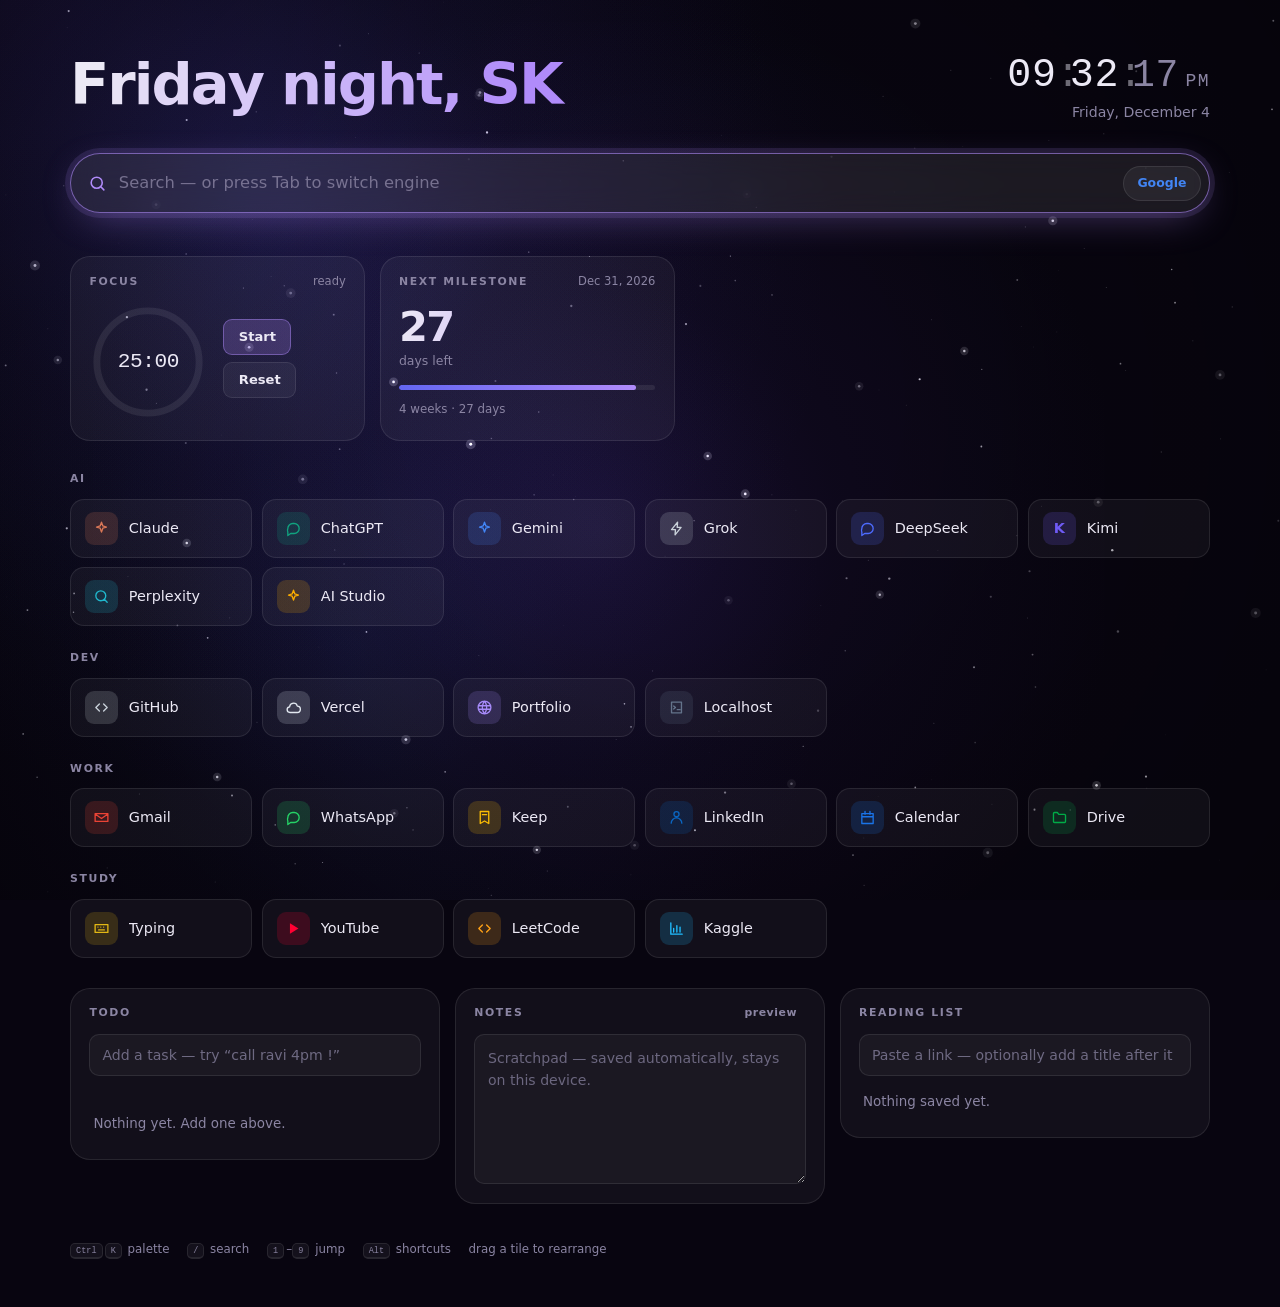
<file: index.html>
<!DOCTYPE html>
<html lang="en" data-page="web">
<head>
<meta charset="utf-8">
<meta name="viewport" content="width=device-width, initial-scale=1, viewport-fit=cover">
<title>SK</title>
<meta name="theme-color" content="#0b0714">
<meta name="description" content="Personal start page.">
<meta name="robots" content="noindex, nofollow">
<link rel="icon" href="assets/favicon.svg" type="image/svg+xml">
<link rel="apple-touch-icon" href="assets/icon-192.png">
<link rel="manifest" href="manifest.webmanifest">
<link rel="preload" href="config.js" as="script">
<link rel="preload" href="cosmos.js" as="script">
<link rel="preload" href="app.js" as="script">
<link rel="stylesheet" href="styles.css">
</head>
<body>

<canvas id="sky" class="sky" aria-hidden="true"></canvas>
<div class="cursor-glow" id="cursor-glow" aria-hidden="true"></div>

<main class="shell" id="shell">

  <!-- ── Hero ─────────────────────────────────────────────────────── -->
  <header class="hero reveal" data-delay="0">
    <div class="hero-main">
      <h1 class="greeting" id="greeting" aria-live="polite"></h1>
      <div class="streak" id="streak" hidden></div>
    </div>

    <div class="hero-side">
      <div class="clock" id="clock" aria-label="Current time"></div>
      <div class="datestr" id="datestr"></div>
      <button class="weather" id="weather" hidden type="button"
              aria-label="Weather details" aria-expanded="false">
        <span class="weather-icon" id="weather-icon"></span>
        <span class="weather-temp" id="weather-temp"></span>
        <span class="weather-label" id="weather-label"></span>
        <svg class="chev" viewBox="0 0 24 24" aria-hidden="true"><path d="M6 9l6 6 6-6"/></svg>
      </button>
    </div>
  </header>

  <!-- ── Weather detail drawer ────────────────────────────────────── -->
  <section class="wx-drawer" id="wx-drawer" hidden>
    <div class="wx-stats" id="wx-stats"></div>
    <div class="wx-chart" id="wx-chart"></div>
  </section>

  <!-- ── Search ───────────────────────────────────────────────────── -->
  <form class="search reveal" data-delay="1" id="search-form" autocomplete="off" role="search">
    <svg class="search-glyph" viewBox="0 0 24 24" aria-hidden="true">
      <circle cx="11" cy="11" r="7"></circle><path d="M20 20l-3.5-3.5"></path>
    </svg>
    <input class="search-input" id="search-input" type="text" spellcheck="false"
           autocapitalize="off" autocorrect="off" aria-label="Search the web"
           placeholder="Search — or press Tab to switch engine">
    <button class="engine-pill" id="engine-pill" type="button"
            aria-label="Change search engine"></button>
    <ul class="suggest-list" id="search-suggest" role="listbox" hidden></ul>
  </form>
  <p class="search-hint" id="search-hint"></p>

  <!-- ── Widget row ───────────────────────────────────────────────── -->
  <section class="widgets reveal" data-delay="2" id="widgets">

    <article class="card focus-card" id="focus-card">
      <div class="card-head"><h2>Focus</h2><span class="card-meta" id="focus-state">ready</span></div>
      <div class="focus-body">
        <div class="ring-wrap">
          <svg class="ring" viewBox="0 0 120 120" aria-hidden="true">
            <circle class="ring-bg"  cx="60" cy="60" r="52"/>
            <circle class="ring-fg"  cx="60" cy="60" r="52" id="ring-fg"/>
          </svg>
          <div class="ring-time" id="focus-time">25:00</div>
        </div>
        <div class="focus-actions">
          <button class="btn btn-primary" id="focus-toggle" type="button">Start</button>
          <button class="btn" id="focus-reset" type="button">Reset</button>
          <span class="focus-count" id="focus-count"></span>
        </div>
      </div>
    </article>

    <article class="card" id="countdown-card" hidden>
      <div class="card-head"><h2 id="countdown-label">Countdown</h2><span class="card-meta" id="countdown-date"></span></div>
      <div class="countdown-body">
        <div class="cd-num" id="cd-days">—</div>
        <div class="cd-unit">days left</div>
        <div class="cd-bar"><span id="cd-fill"></span></div>
        <div class="cd-sub" id="cd-sub"></div>
      </div>
    </article>

    <article class="card gh-card" id="gh-card" hidden>
      <div class="card-head">
        <h2>GitHub</h2>
        <span class="card-meta" id="gh-meta"></span>
      </div>
      <div class="gh-stats" id="gh-stats"></div>
      <div class="gh-grid" id="gh-grid" aria-label="Activity over the last 90 days"></div>
      <ul class="gh-recent" id="gh-recent"></ul>
    </article>

  </section>

  <!-- ── Link groups ──────────────────────────────────────────────── -->
  <section class="groups reveal" data-delay="3" id="groups"></section>

  <!-- ── Panels ───────────────────────────────────────────────────── -->
  <section class="panels reveal" data-delay="4" id="panels">

    <article class="card">
      <div class="card-head">
        <h2>Todo</h2>
        <span class="card-meta" id="todo-count"></span>
      </div>
      <form id="todo-form" autocomplete="off">
        <input class="field" id="todo-input" type="text"
               placeholder="Add a task — try “call ravi 4pm !”" aria-label="Add a task">
      </form>
      <p class="parse-hint" id="parse-hint"></p>
      <div class="todo-tools" id="todo-tools" hidden>
        <div class="todo-filters" role="group" aria-label="Filter tasks">
          <button type="button" class="todo-filter is-on" data-filter="all">All</button>
          <button type="button" class="todo-filter" data-filter="active">Active</button>
          <button type="button" class="todo-filter" data-filter="done">Done</button>
        </div>
        <button type="button" class="todo-clear" id="todo-clear" hidden>Clear done</button>
      </div>
      <ul class="todo-list" id="todo-list"></ul>
    </article>

    <article class="card">
      <div class="card-head">
        <h2>Notes</h2>
        <span class="card-head-right">
          <button class="notes-preview-btn" id="notes-preview-toggle" type="button">preview</button>
          <span class="card-meta" id="notes-status"></span>
        </span>
      </div>
      <textarea class="notes" id="notes"
                placeholder="Scratchpad — saved automatically, stays on this device."
                aria-label="Notes"></textarea>
      <div class="notes notes-preview" id="notes-preview" hidden></div>
    </article>

    <article class="card">
      <div class="card-head">
        <h2>Reading list</h2>
        <span class="card-meta" id="reading-count"></span>
      </div>
      <form id="reading-form" autocomplete="off">
        <input class="field" id="reading-input" type="text"
               placeholder="Paste a link — optionally add a title after it" aria-label="Save a link">
      </form>
      <ul class="todo-list" id="reading-list"></ul>
    </article>

    <article class="card feed-card" id="hn-card" hidden>
      <div class="card-head"><h2>Hacker News</h2><span class="card-meta">front page</span></div>
      <ul class="feed" id="hn-list"></ul>
    </article>

    <article class="card feed-card" id="devto-card" hidden>
      <div class="card-head"><h2>Dev.to</h2><span class="card-meta">front page</span></div>
      <ul class="feed" id="devto-list"></ul>
    </article>

    <article class="card" id="market-card" hidden>
      <div class="card-head"><h2>Markets</h2><span class="card-meta" id="market-meta"></span></div>
      <ul class="market" id="market-list"></ul>
    </article>

  </section>

  <footer class="foot reveal" data-delay="5">
    <span><kbd>Ctrl</kbd><kbd>K</kbd> palette</span>
    <span><kbd>/</kbd> search</span>
    <span><kbd>1</kbd>–<kbd>9</kbd> jump</span>
    <span><kbd>Alt</kbd> shortcuts</span>
    <span class="foot-drag">drag a tile to rearrange</span>
    <button class="foot-reset" id="reset-order" type="button" hidden>reset order</button>
  </footer>

</main>

<!-- ── Command palette ───────────────────────────────────────────── -->
<div class="palette-wrap" id="palette-wrap" hidden>
  <div class="palette-backdrop" id="palette-backdrop"></div>
  <div class="palette" role="dialog" aria-modal="true" aria-label="Command palette">
    <input class="palette-input" id="palette-input" type="text" spellcheck="false"
           autocomplete="off" placeholder="Jump to…" aria-label="Jump to">
    <ul class="palette-list" id="palette-list"></ul>
  </div>
</div>

<div class="toast" id="toast" hidden></div>

<script src="config.js"></script>
<script src="cosmos.js"></script>
<script src="live.js"></script>
<script src="app.js"></script>
</body>
</html>
</file>
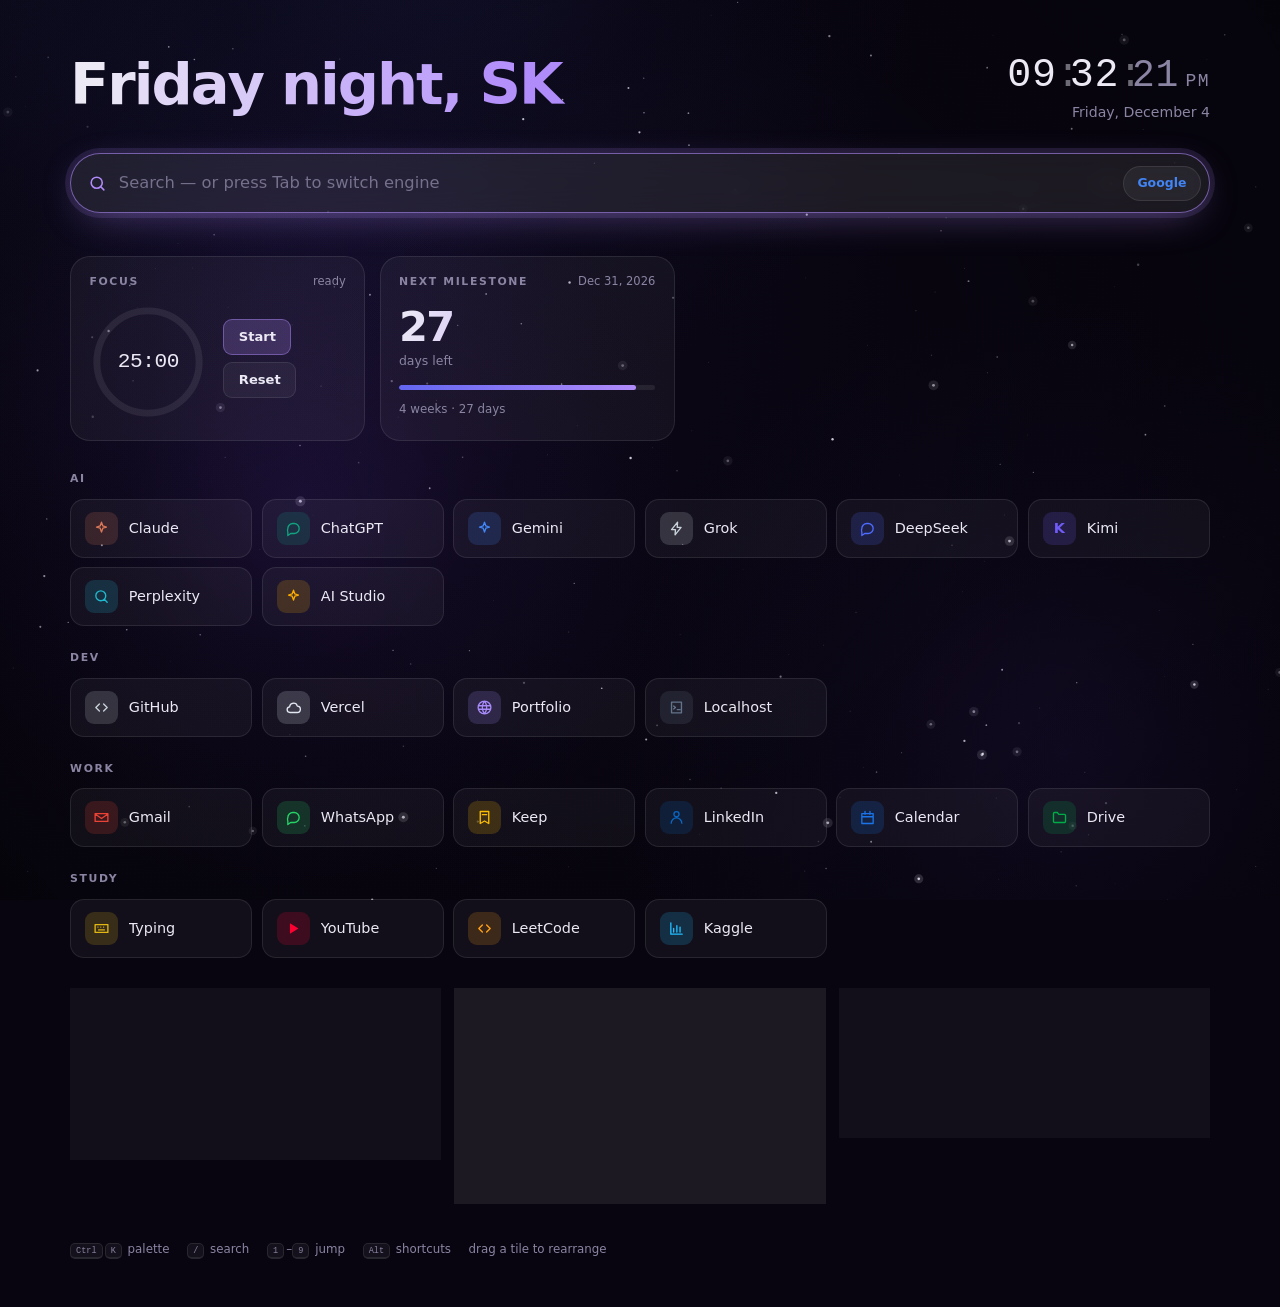
<file: extension/newtab.html>
<!DOCTYPE html>
<html lang="en" data-page="ext">
<head>
<meta charset="utf-8">
<meta name="viewport" content="width=device-width, initial-scale=1, viewport-fit=cover">
<title>SK</title>
<meta name="theme-color" content="#0b0714">
<meta name="description" content="Personal start page.">
<meta name="robots" content="noindex, nofollow">
<link rel="icon" href="assets/favicon.svg" type="image/svg+xml">
<link rel="preload" href="config.js" as="script">
<link rel="preload" href="cosmos.js" as="script">
<link rel="preload" href="app.js" as="script">
<link rel="stylesheet" href="styles.css">
</head>
<body>

<canvas id="sky" class="sky" aria-hidden="true"></canvas>
<div class="cursor-glow" id="cursor-glow" aria-hidden="true"></div>

<main class="shell" id="shell">

  <!-- ── Hero ─────────────────────────────────────────────────────── -->
  <header class="hero reveal" data-delay="0">
    <div class="hero-main">
      <h1 class="greeting" id="greeting" aria-live="polite"></h1>
      <div class="streak" id="streak" hidden></div>
    </div>

    <div class="hero-side">
      <div class="clock" id="clock" aria-label="Current time"></div>
      <div class="datestr" id="datestr"></div>
      <button class="weather" id="weather" hidden type="button"
              aria-label="Weather details" aria-expanded="false">
        <span class="weather-icon" id="weather-icon"></span>
        <span class="weather-temp" id="weather-temp"></span>
        <span class="weather-label" id="weather-label"></span>
        <svg class="chev" viewBox="0 0 24 24" aria-hidden="true"><path d="M6 9l6 6 6-6"/></svg>
      </button>
    </div>
  </header>

  <!-- ── Weather detail drawer ────────────────────────────────────── -->
  <section class="wx-drawer" id="wx-drawer" hidden>
    <div class="wx-stats" id="wx-stats"></div>
    <div class="wx-chart" id="wx-chart"></div>
  </section>

  <!-- ── Search ───────────────────────────────────────────────────── -->
  <form class="search reveal" data-delay="1" id="search-form" autocomplete="off" role="search">
    <svg class="search-glyph" viewBox="0 0 24 24" aria-hidden="true">
      <circle cx="11" cy="11" r="7"></circle><path d="M20 20l-3.5-3.5"></path>
    </svg>
    <input class="search-input" id="search-input" type="text" spellcheck="false"
           autocapitalize="off" autocorrect="off" aria-label="Search the web"
           placeholder="Search — or press Tab to switch engine">
    <button class="engine-pill" id="engine-pill" type="button"
            aria-label="Change search engine"></button>
    <ul class="suggest-list" id="search-suggest" role="listbox" hidden></ul>
  </form>
  <p class="search-hint" id="search-hint"></p>

  <!-- ── Widget row ───────────────────────────────────────────────── -->
  <section class="widgets reveal" data-delay="2" id="widgets">

    <article class="card focus-card" id="focus-card">
      <div class="card-head"><h2>Focus</h2><span class="card-meta" id="focus-state">ready</span></div>
      <div class="focus-body">
        <div class="ring-wrap">
          <svg class="ring" viewBox="0 0 120 120" aria-hidden="true">
            <circle class="ring-bg"  cx="60" cy="60" r="52"/>
            <circle class="ring-fg"  cx="60" cy="60" r="52" id="ring-fg"/>
          </svg>
          <div class="ring-time" id="focus-time">25:00</div>
        </div>
        <div class="focus-actions">
          <button class="btn btn-primary" id="focus-toggle" type="button">Start</button>
          <button class="btn" id="focus-reset" type="button">Reset</button>
          <span class="focus-count" id="focus-count"></span>
        </div>
      </div>
    </article>

    <article class="card" id="countdown-card" hidden>
      <div class="card-head"><h2 id="countdown-label">Countdown</h2><span class="card-meta" id="countdown-date"></span></div>
      <div class="countdown-body">
        <div class="cd-num" id="cd-days">—</div>
        <div class="cd-unit">days left</div>
        <div class="cd-bar"><span id="cd-fill"></span></div>
        <div class="cd-sub" id="cd-sub"></div>
      </div>
    </article>

    <article class="card gh-card" id="gh-card" hidden>
      <div class="card-head">
        <h2>GitHub</h2>
        <span class="card-meta" id="gh-meta"></span>
      </div>
      <div class="gh-stats" id="gh-stats"></div>
      <div class="gh-grid" id="gh-grid" aria-label="Activity over the last 90 days"></div>
      <ul class="gh-recent" id="gh-recent"></ul>
    </article>

  </section>

  <!-- ── Link groups ──────────────────────────────────────────────── -->
  <section class="groups reveal" data-delay="3" id="groups"></section>

  <!-- ── Panels ───────────────────────────────────────────────────── -->
  <section class="panels reveal" data-delay="4" id="panels">

    <article class="card">
      <div class="card-head">
        <h2>Todo</h2>
        <span class="card-meta" id="todo-count"></span>
      </div>
      <form id="todo-form" autocomplete="off">
        <input class="field" id="todo-input" type="text"
               placeholder="Add a task — try “call ravi 4pm !”" aria-label="Add a task">
      </form>
      <p class="parse-hint" id="parse-hint"></p>
      <div class="todo-tools" id="todo-tools" hidden>
        <div class="todo-filters" role="group" aria-label="Filter tasks">
          <button type="button" class="todo-filter is-on" data-filter="all">All</button>
          <button type="button" class="todo-filter" data-filter="active">Active</button>
          <button type="button" class="todo-filter" data-filter="done">Done</button>
        </div>
        <button type="button" class="todo-clear" id="todo-clear" hidden>Clear done</button>
      </div>
      <ul class="todo-list" id="todo-list"></ul>
    </article>

    <article class="card">
      <div class="card-head">
        <h2>Notes</h2>
        <span class="card-head-right">
          <button class="notes-preview-btn" id="notes-preview-toggle" type="button">preview</button>
          <span class="card-meta" id="notes-status"></span>
        </span>
      </div>
      <textarea class="notes" id="notes"
                placeholder="Scratchpad — saved automatically, stays on this device."
                aria-label="Notes"></textarea>
      <div class="notes notes-preview" id="notes-preview" hidden></div>
    </article>

    <article class="card">
      <div class="card-head">
        <h2>Reading list</h2>
        <span class="card-meta" id="reading-count"></span>
      </div>
      <form id="reading-form" autocomplete="off">
        <input class="field" id="reading-input" type="text"
               placeholder="Paste a link — optionally add a title after it" aria-label="Save a link">
      </form>
      <ul class="todo-list" id="reading-list"></ul>
    </article>

    <article class="card feed-card" id="hn-card" hidden>
      <div class="card-head"><h2>Hacker News</h2><span class="card-meta">front page</span></div>
      <ul class="feed" id="hn-list"></ul>
    </article>

    <article class="card feed-card" id="devto-card" hidden>
      <div class="card-head"><h2>Dev.to</h2><span class="card-meta">front page</span></div>
      <ul class="feed" id="devto-list"></ul>
    </article>

    <article class="card" id="market-card" hidden>
      <div class="card-head"><h2>Markets</h2><span class="card-meta" id="market-meta"></span></div>
      <ul class="market" id="market-list"></ul>
    </article>

  </section>

  <footer class="foot reveal" data-delay="5">
    <span><kbd>Ctrl</kbd><kbd>K</kbd> palette</span>
    <span><kbd>/</kbd> search</span>
    <span><kbd>1</kbd>–<kbd>9</kbd> jump</span>
    <span><kbd>Alt</kbd> shortcuts</span>
    <span class="foot-drag">drag a tile to rearrange</span>
    <button class="foot-reset" id="reset-order" type="button" hidden>reset order</button>
  </footer>

</main>

<!-- ── Command palette ───────────────────────────────────────────── -->
<div class="palette-wrap" id="palette-wrap" hidden>
  <div class="palette-backdrop" id="palette-backdrop"></div>
  <div class="palette" role="dialog" aria-modal="true" aria-label="Command palette">
    <input class="palette-input" id="palette-input" type="text" spellcheck="false"
           autocomplete="off" placeholder="Jump to…" aria-label="Jump to">
    <ul class="palette-list" id="palette-list"></ul>
  </div>
</div>

<div class="toast" id="toast" hidden></div>

<script src="config.js"></script>
<script src="cosmos.js"></script>
<script src="live.js"></script>
<script src="app.js"></script>
</body>
</html>
</file>
<file: styles.css>
/* ==========================================================================
   SK HOME — styles
   Colour tokens are rewritten at runtime by the cosmos palette, so the whole
   page drifts through the day along with the sky.
   ========================================================================== */

:root {
  --bg:      #0b0714;
  --accent:  #a78bfa;
  --accent2: #6366f1;
  --text:    #ece9f5;
  --muted:   #8b85a3;

  --surface:    rgba(255, 255, 255, 0.045);
  --surface-hi: rgba(255, 255, 255, 0.085);
  --border:     rgba(255, 255, 255, 0.09);
  --border-hi:  rgba(255, 255, 255, 0.2);

  --radius:    14px;
  --radius-lg: 20px;

  --font: "Inter", ui-sans-serif, system-ui, -apple-system, "Segoe UI",
          Roboto, "Helvetica Neue", Arial, sans-serif;
  --mono: ui-monospace, "SF Mono", "Cascadia Mono", "JetBrains Mono",
          Menlo, Consolas, monospace;

  --shell-max: 1180px;
  --ease-out:  cubic-bezier(.16, 1, .3, 1);
  --spring:    cubic-bezier(.34, 1.56, .64, 1);

  color-scheme: dark;
}

* { box-sizing: border-box; }

/* Class rules below set display:flex/grid, which would otherwise beat the
   UA's [hidden]{display:none}. */
[hidden] { display: none !important; }

html, body { margin: 0; min-height: 100%; }

body {
  background: var(--bg);
  color: var(--text);
  font-family: var(--font);
  font-size: 16px;
  line-height: 1.5;
  -webkit-font-smoothing: antialiased;
  overflow-x: hidden;
  transition: background 1.2s linear;
}

/* ── The sky ────────────────────────────────────────────────────────── */

.sky {
  position: fixed;
  inset: 0;
  width: 100%;
  height: 100%;
  display: block;
  z-index: 0;
}

.cursor-glow {
  position: fixed;
  top: 0; left: 0;
  width: 520px; height: 520px;
  margin: -260px 0 0 -260px;
  border-radius: 50%;
  pointer-events: none;
  z-index: 1;
  opacity: 0;
  background: radial-gradient(circle,
    color-mix(in srgb, var(--accent) 22%, transparent) 0%,
    transparent 62%);
  transition: opacity .5s var(--ease-out);
  will-change: transform;
}

body.pointer-active .cursor-glow { opacity: .55; }

/* ── Shell ──────────────────────────────────────────────────────────── */

.shell {
  position: relative;
  z-index: 2;
  max-width: var(--shell-max);
  margin: 0 auto;
  padding-block: clamp(2.2rem, 6vh, 4.5rem) 3rem;
  padding-inline: 20px;
  display: flex;
  flex-direction: column;
  gap: clamp(1.5rem, 3.4vh, 2.4rem);
}

/* ── Entrance choreography ──────────────────────────────────────────── */

.reveal {
  opacity: 0;
  transform: translateY(16px);
}

body.ready .reveal {
  animation: rise .78s var(--ease-out) forwards;
  animation-delay: calc(var(--d, 0) * 90ms);
}

@keyframes rise {
  from { opacity: 0; transform: translateY(16px); filter: blur(6px); }
  to   { opacity: 1; transform: none;             filter: none;      }
}

body.no-anim .reveal { opacity: 1; transform: none; animation: none; }

/* ── Hero ───────────────────────────────────────────────────────────── */

.hero {
  display: flex;
  align-items: flex-start;
  justify-content: space-between;
  gap: 1.5rem;
  flex-wrap: wrap;
}

.greeting {
  margin: 0;
  font-size: clamp(2rem, 5.4vw, 3.6rem);
  font-weight: 650;
  letter-spacing: -0.035em;
  line-height: 1.06;
}

/* Each letter animates in on its own beat. */
.greeting .ch {
  display: inline-block;
  white-space: pre;
  background: linear-gradient(104deg, var(--text) 0%, var(--accent) 100%);
  background-size: 1400% 100%;
  -webkit-background-clip: text;
  background-clip: text;
  color: transparent;
}

body.ready .greeting .ch {
  animation: chIn .62s var(--ease-out) backwards;
  animation-delay: calc(var(--i) * 26ms + 120ms);
}

@keyframes chIn {
  from { opacity: 0; transform: translateY(.42em) rotateX(-55deg); filter: blur(5px); }
  to   { opacity: 1; transform: none;                              filter: none;      }
}

body.no-anim .greeting .ch { animation: none; }

.streak {
  margin-top: .7rem;
  display: inline-flex;
  align-items: center;
  gap: .45rem;
  padding: .3rem .7rem;
  border: 1px solid color-mix(in srgb, var(--accent) 34%, transparent);
  background: color-mix(in srgb, var(--accent) 12%, transparent);
  border-radius: 999px;
  font-size: .78rem;
  color: var(--text);
}

.streak b { color: var(--accent); }

.hero-side { text-align: right; flex-shrink: 0; }

/* ── Clock ──────────────────────────────────────────────────────────── */

.clock {
  font-family: var(--mono);
  font-size: clamp(1.7rem, 3.6vw, 2.5rem);
  font-weight: 500;
  letter-spacing: -0.02em;
  line-height: 1.1;
  display: flex;
  justify-content: flex-end;
  align-items: baseline;
}

.clock .d {
  display: inline-block;
  width: .62em;
  text-align: center;
  position: relative;
  font-variant-numeric: tabular-nums;
}

/* a digit that just changed slides up into place */
.clock .d.flip { animation: flip .42s var(--ease-out); }

@keyframes flip {
  0%   { transform: translateY(.5em); opacity: 0; filter: blur(3px); }
  100% { transform: none;             opacity: 1; filter: none;      }
}

.clock .colon { opacity: .45; width: .32em; display: inline-block; text-align: center; }
.clock .sec   { color: var(--muted); font-size: .95em; }
.clock .ampm  { font-size: .45em; color: var(--muted); margin-left: .4em; letter-spacing: .08em; }

.datestr { margin-top: .22rem; color: var(--muted); font-size: .88rem; }

/* ── Weather pill + drawer ──────────────────────────────────────────── */

.weather {
  margin-top: .65rem;
  display: inline-flex;
  align-items: center;
  gap: .5rem;
  padding: .4rem .75rem;
  border: 1px solid var(--border);
  border-radius: 999px;
  background: var(--surface);
  color: var(--text);
  font: inherit;
  font-size: .85rem;
  cursor: pointer;
  transition: border-color .18s, background .18s, transform .18s var(--spring);
}

.weather:hover { border-color: var(--border-hi); background: var(--surface-hi); transform: translateY(-1px); }
.weather-icon svg { display: block; width: 18px; height: 18px; }
.weather-temp  { font-weight: 650; font-variant-numeric: tabular-nums; }
.weather-label { color: var(--muted); }

.chev {
  width: 14px; height: 14px;
  fill: none; stroke: var(--muted); stroke-width: 2.2;
  stroke-linecap: round; stroke-linejoin: round;
  transition: transform .25s var(--ease-out);
}
.weather[aria-expanded="true"] .chev { transform: rotate(180deg); }

.wx-drawer {
  display: grid;
  grid-template-columns: auto 1fr;
  gap: 1.4rem;
  align-items: center;
  padding: 1rem 1.2rem;
  border: 1px solid var(--border);
  border-radius: var(--radius-lg);
  background: var(--surface);
  backdrop-filter: blur(14px);
  -webkit-backdrop-filter: blur(14px);
  animation: drawer .38s var(--ease-out);
  margin-top: -.8rem;
}

@keyframes drawer {
  from { opacity: 0; transform: translateY(-10px) scaleY(.96); }
  to   { opacity: 1; transform: none; }
}

.wx-stats {
  display: grid;
  grid-template-columns: repeat(2, auto);
  gap: .35rem 1.3rem;
  font-size: .82rem;
  white-space: nowrap;
}
.wx-stats span { color: var(--muted); }
.wx-stats b { font-weight: 600; font-variant-numeric: tabular-nums; }

.wx-chart { min-width: 0; overflow: hidden; }
.wx-chart svg { display: block; width: 100%; height: 88px; overflow: visible; }

/* ── Search ─────────────────────────────────────────────────────────── */

.search {
  position: relative;
  /* Must sit above the widget row below it. The suggestions dropdown's own
     z-index can't do this on its own: backdrop-filter (below) makes .search
     a stacking context, so .suggest-list's z-index only ranks it *within*
     the search bar. Without an index here, .search paints in DOM order and
     every .card — each its own stacking context, also via backdrop-filter —
     lands on top of the open dropdown. Below .tile.dragging (30) so a
     lifted tile still clears the search bar. */
  z-index: 20;
  display: flex;
  align-items: center;
  gap: .75rem;
  padding: .2rem .5rem .2rem 1.05rem;
  background: var(--surface);
  border: 1px solid var(--border);
  border-radius: 999px;
  backdrop-filter: blur(14px);
  -webkit-backdrop-filter: blur(14px);
  transition: border-color .2s, background .2s, box-shadow .3s, transform .25s var(--spring);
}

.search:focus-within {
  border-color: color-mix(in srgb, var(--accent) 60%, transparent);
  background: var(--surface-hi);
  box-shadow: 0 0 0 5px color-mix(in srgb, var(--accent) 13%, transparent),
              0 10px 40px -12px color-mix(in srgb, var(--accent) 45%, transparent);
  transform: translateY(-2px);
}

.search-glyph {
  width: 19px; height: 19px; flex-shrink: 0;
  fill: none; stroke: var(--muted); stroke-width: 2; stroke-linecap: round;
  transition: stroke .2s;
}
.search:focus-within .search-glyph { stroke: var(--accent); }

.search-input {
  flex: 1; min-width: 0;
  background: none; border: 0; outline: none;
  color: var(--text); font: inherit; font-size: 1.02rem;
  padding: .85rem 0;
}
.search-input::placeholder { color: var(--muted); opacity: .8; }

.engine-pill {
  flex-shrink: 0;
  border: 1px solid var(--border);
  background: rgba(255,255,255,.055);
  color: var(--engine-color, var(--muted));
  font: inherit; font-size: .78rem; font-weight: 650;
  padding: .45rem .85rem;
  border-radius: 999px;
  cursor: pointer;
  transition: border-color .18s, background .18s, transform .3s var(--spring);
}
.engine-pill:hover  { border-color: var(--border-hi); background: rgba(255,255,255,.1); }
.engine-pill.bump   { animation: bump .36s var(--spring); }

@keyframes bump {
  0%   { transform: scale(1); }
  45%  { transform: scale(1.14) rotate(-2deg); }
  100% { transform: scale(1); }
}

.search-hint {
  margin: -1.3rem 0 -1rem;
  min-height: 1.15rem;
  padding-inline: 1.15rem;
  font-size: .78rem;
  color: var(--muted);
}
.search-hint b { color: var(--accent); font-weight: 600; }

/* ── Search suggestions ────────────────────────────────────────────────
   Same visual language as the command palette's .palette-item, but
   anchored under the search bar instead of a full-screen modal.        */

.suggest-list {
  position: absolute; top: 100%; left: 0; right: 0; z-index: 5;
  margin: .5rem 0 0;
  list-style: none; padding: .4rem;
  background: color-mix(in srgb, var(--bg) 82%, #ffffff);
  border: 1px solid var(--border-hi);
  border-radius: var(--radius-lg);
  box-shadow: 0 24px 60px rgba(0,0,0,.5),
              0 0 0 1px color-mix(in srgb, var(--accent) 12%, transparent);
  max-height: 320px; overflow-y: auto;
}

.suggest-item {
  display: flex; align-items: center; gap: .7rem;
  padding: .55rem .7rem;
  border-radius: 10px;
  cursor: pointer; font-size: .92rem;
}

.suggest-item[aria-selected="true"] {
  background: color-mix(in srgb, var(--accent) 20%, transparent);
  box-shadow: inset 0 0 0 1px color-mix(in srgb, var(--accent) 32%, transparent);
}

/* ── Cards ──────────────────────────────────────────────────────────── */

.card {
  border: 1px solid var(--border);
  border-radius: var(--radius-lg);
  background: var(--surface);
  backdrop-filter: blur(16px);
  -webkit-backdrop-filter: blur(16px);
  padding: 1rem 1.15rem 1.15rem;
  display: flex;
  flex-direction: column;
  min-width: 0;
  transition: border-color .22s, background .22s, transform .3s var(--ease-out);
}

.card:hover { border-color: var(--border-hi); }

.card-head {
  display: flex;
  align-items: baseline;
  justify-content: space-between;
  gap: .6rem;
  margin-bottom: .8rem;
}

.card-head h2 {
  margin: 0;
  font-size: .68rem;
  font-weight: 750;
  letter-spacing: .15em;
  text-transform: uppercase;
  color: var(--muted);
}

.card-meta {
  font-size: .72rem;
  color: var(--muted);
  font-variant-numeric: tabular-nums;
  white-space: nowrap;
}

.widgets {
  display: grid;
  grid-template-columns: minmax(0, .85fr) minmax(0, .85fr) minmax(0, 1.5fr);
  gap: .9rem;
  align-items: stretch;
}

/* ── Focus timer ────────────────────────────────────────────────────── */

.focus-body { display: flex; align-items: center; gap: 1rem; flex: 1; }

.ring-wrap { position: relative; width: 118px; height: 118px; flex-shrink: 0; }
.ring { width: 100%; height: 100%; transform: rotate(-90deg); }
.ring circle { fill: none; stroke-width: 7; stroke-linecap: round; }
.ring-bg { stroke: rgba(255,255,255,.08); }
.ring-fg {
  stroke: var(--accent);
  stroke-dasharray: 326.7;
  stroke-dashoffset: 326.7;
  transition: stroke-dashoffset .9s linear, stroke .4s;
  filter: drop-shadow(0 0 6px color-mix(in srgb, var(--accent) 60%, transparent));
}
.focus-card.break .ring-fg { stroke: #4ade80; }

.ring-time {
  position: absolute; inset: 0;
  display: grid; place-items: center;
  font-family: var(--mono);
  font-size: 1.32rem;
  font-variant-numeric: tabular-nums;
  letter-spacing: -.02em;
}

.focus-actions { display: flex; flex-wrap: wrap; gap: .45rem; align-items: center; }

.btn {
  border: 1px solid var(--border);
  background: rgba(255,255,255,.05);
  color: var(--text);
  font: inherit; font-size: .82rem; font-weight: 550;
  padding: .45rem .9rem;
  border-radius: 9px;
  cursor: pointer;
  transition: border-color .18s, background .18s, transform .25s var(--spring);
}
.btn:hover  { border-color: var(--border-hi); background: rgba(255,255,255,.1); }
.btn:active { transform: scale(.95); }

.btn-primary {
  background: color-mix(in srgb, var(--accent) 22%, transparent);
  border-color: color-mix(in srgb, var(--accent) 45%, transparent);
  color: var(--text);
}
.btn-primary:hover { background: color-mix(in srgb, var(--accent) 32%, transparent); }

.focus-count { font-size: .74rem; color: var(--muted); width: 100%; }

/* ── Countdown ──────────────────────────────────────────────────────── */

.countdown-body { display: flex; flex-direction: column; gap: .3rem; flex: 1; justify-content: center; }
.cd-num {
  font-size: 2.6rem; font-weight: 700; line-height: 1;
  font-variant-numeric: tabular-nums; letter-spacing: -.04em;
  background: linear-gradient(100deg, var(--text), var(--accent));
  -webkit-background-clip: text; background-clip: text; color: transparent;
}
.cd-unit { font-size: .78rem; color: var(--muted); }
.cd-bar {
  margin-top: .55rem; height: 5px; border-radius: 999px;
  background: rgba(255,255,255,.08); overflow: hidden;
}
.cd-bar span {
  display: block; height: 100%; width: 0;
  background: linear-gradient(90deg, var(--accent2), var(--accent));
  border-radius: 999px;
  transition: width 1.4s var(--ease-out);
}
.cd-sub { margin-top: .4rem; font-size: .74rem; color: var(--muted); }

/* ── GitHub card ────────────────────────────────────────────────────── */

.gh-stats { display: flex; gap: 1.2rem; margin-bottom: .75rem; flex-wrap: wrap; }
.gh-stat  { display: flex; flex-direction: column; }
.gh-stat b { font-size: 1.15rem; font-weight: 650; font-variant-numeric: tabular-nums; line-height: 1.1; }
.gh-stat span { font-size: .68rem; color: var(--muted); letter-spacing: .06em; text-transform: uppercase; }

/* 13 columns of one week each — GitHub-sized cells, not one big mosaic. */
.gh-grid {
  display: grid;
  grid-auto-flow: column;
  grid-template-rows: repeat(7, 11px);
  grid-auto-columns: 11px;
  justify-content: start;
  gap: 3px;
  margin-bottom: .85rem;
}

.gh-day {
  width: 11px;
  height: 11px;
  border-radius: 2.5px;
  background: rgba(255,255,255,.055);
  transition: transform .18s var(--spring);
}
.gh-day[data-lv="1"] { background: color-mix(in srgb, var(--accent) 28%, transparent); }
.gh-day[data-lv="2"] { background: color-mix(in srgb, var(--accent) 52%, transparent); }
.gh-day[data-lv="3"] { background: color-mix(in srgb, var(--accent) 76%, transparent); }
.gh-day[data-lv="4"] { background: var(--accent); box-shadow: 0 0 7px color-mix(in srgb, var(--accent) 60%, transparent); }
.gh-day:hover { transform: scale(1.5); }

body.ready .gh-day { animation: pop .4s var(--spring) backwards; animation-delay: calc(var(--i) * 4ms); }
@keyframes pop { from { opacity: 0; transform: scale(.3); } to { opacity: 1; transform: none; } }

.gh-recent { list-style: none; margin: 0; padding: 0; display: flex; flex-direction: column; gap: .18rem; }
.gh-recent li {
  font-size: .78rem; color: var(--muted);
  white-space: nowrap; overflow: hidden; text-overflow: ellipsis;
}
.gh-recent b { color: var(--text); font-weight: 550; }

/* ── Link tiles ─────────────────────────────────────────────────────── */

.groups { display: flex; flex-direction: column; gap: 1.5rem; }

.group-title {
  margin: 0 0 .7rem;
  font-size: .68rem; font-weight: 750; letter-spacing: .15em;
  text-transform: uppercase; color: var(--muted);
}

.tiles {
  display: grid;
  grid-template-columns: repeat(auto-fill, minmax(180px, 1fr));
  gap: .6rem;
}

.tile {
  position: relative;
  display: flex;
  align-items: center;
  gap: .7rem;
  padding: .75rem .85rem;
  border: 1px solid var(--border);
  border-radius: var(--radius);
  background: var(--surface);
  backdrop-filter: blur(12px);
  -webkit-backdrop-filter: blur(12px);
  color: var(--text);
  text-decoration: none;
  overflow: hidden;
  transform-style: preserve-3d;
  will-change: transform;
  transition: border-color .2s, background .2s,
              transform .45s var(--ease-out), box-shadow .3s;
}

/* light that follows the pointer across the tile */
.tile::before {
  content: "";
  position: absolute;
  inset: 0;
  background: radial-gradient(160px circle at var(--mx, 50%) var(--my, 50%),
              color-mix(in srgb, var(--tile) 26%, transparent), transparent 70%);
  opacity: 0;
  transition: opacity .3s;
  pointer-events: none;
}

.tile:hover::before, .tile:focus-visible::before { opacity: 1; }

.tile:hover, .tile:focus-visible {
  border-color: color-mix(in srgb, var(--tile) 55%, var(--border-hi));
  background: var(--surface-hi);
  box-shadow: 0 14px 34px -14px color-mix(in srgb, var(--tile) 55%, transparent);
  outline: none;
}

.tile:active { transition-duration: .08s; transform: scale(.975) !important; }

.tile-mark {
  position: relative;
  width: 33px; height: 33px;
  flex-shrink: 0;
  display: grid; place-items: center;
  border-radius: 9px;
  background: color-mix(in srgb, var(--tile) 18%, transparent);
  color: var(--tile);
  font-size: .9rem; font-weight: 750; letter-spacing: -.02em;
  transition: transform .4s var(--spring), box-shadow .3s;
}

.tile:hover .tile-mark {
  transform: translateZ(24px) scale(1.06);
  box-shadow: 0 0 18px color-mix(in srgb, var(--tile) 45%, transparent);
}

.tile-mark svg { width: 17px; height: 17px; display: block; }

.tile-name {
  position: relative;
  min-width: 0;
  font-size: .9rem; font-weight: 500;
  white-space: nowrap; overflow: hidden; text-overflow: ellipsis;
  transition: transform .4s var(--spring);
}
.tile:hover .tile-name { transform: translateZ(14px); }

.tile-key {
  position: absolute;
  right: .6rem; top: 50%;
  transform: translateY(-50%);
  font-family: var(--mono); font-size: .65rem; color: var(--muted);
  border: 1px solid var(--border); border-radius: 5px;
  padding: .06rem .32rem;
  opacity: 0;
  transition: opacity .2s;
}
.tile:hover .tile-key, body.keys-visible .tile-key { opacity: .9; }

/* keyboard-jump flash */
.tile.fired { animation: fired .4s var(--ease-out); }
@keyframes fired {
  0%   { box-shadow: 0 0 0 0 color-mix(in srgb, var(--tile) 70%, transparent); }
  100% { box-shadow: 0 0 0 22px color-mix(in srgb, var(--tile) 0%, transparent); }
}

/* drag states */
.tile.dragging {
  opacity: .92;
  z-index: 30;
  cursor: grabbing;
  box-shadow: 0 26px 60px -18px rgba(0,0,0,.8);
  transition: none;
}
body.dragging * { cursor: grabbing !important; user-select: none; }
.tile.shifting { transition: transform .32s var(--ease-out); }

/* ── Panels grid ────────────────────────────────────────────────────── */

.panels {
  display: grid;
  grid-template-columns: repeat(auto-fit, minmax(270px, 1fr));
  gap: .9rem;
  align-items: start;
}

.field {
  width: 100%;
  background: rgba(255,255,255,.04);
  border: 1px solid var(--border);
  border-radius: 10px;
  color: var(--text);
  font: inherit; font-size: .88rem;
  padding: .58rem .75rem;
  outline: none;
  transition: border-color .18s, background .18s;
}
.field:focus { border-color: color-mix(in srgb, var(--accent) 55%, transparent); background: rgba(255,255,255,.06); }
.field::placeholder { color: var(--muted); opacity: .75; }

.parse-hint {
  margin: .35rem 0 0;
  min-height: 1rem;
  font-size: .72rem;
  color: var(--accent);
}

.notes {
  flex: 1;
  width: 100%;
  min-height: 150px;
  resize: vertical;
  background: rgba(255,255,255,.04);
  border: 1px solid var(--border);
  border-radius: 10px;
  color: var(--text);
  font: inherit; font-size: .88rem; line-height: 1.6;
  padding: .7rem .8rem;
  outline: none;
  transition: border-color .18s;
}
.notes:focus { border-color: color-mix(in srgb, var(--accent) 55%, transparent); }
.notes::placeholder { color: var(--muted); opacity: .72; }

.card-head-right { display: flex; align-items: baseline; gap: .55rem; }

.notes-preview-btn {
  background: none; border: 0; cursor: pointer;
  font: inherit; font-size: .68rem; font-weight: 650; letter-spacing: .05em;
  color: var(--muted);
  padding: 0;
  transition: color .18s;
}
.notes-preview-btn:hover, .notes-preview-btn.on { color: var(--accent); }

.notes-preview {
  display: block;
  overflow-y: auto;
  font-size: .88rem; line-height: 1.6;
  white-space: normal;
}
.notes-preview code {
  background: rgba(255,255,255,.08);
  border-radius: 4px;
  padding: .05em .35em;
  font-size: .92em;
}
.notes-preview label { cursor: default; }

/* ── Todo ───────────────────────────────────────────────────────────── */

.todo-list {
  list-style: none; margin: .6rem 0 0; padding: 0;
  max-height: 210px; overflow-y: auto;
  display: flex; flex-direction: column; gap: .1rem;
}

.todo-item {
  display: flex; align-items: center; gap: .55rem;
  padding: .32rem .3rem;
  border-radius: 8px;
  font-size: .88rem;
  animation: slideIn .35s var(--ease-out);
}
@keyframes slideIn { from { opacity: 0; transform: translateX(-10px); } to { opacity: 1; transform: none; } }

.todo-item:hover { background: rgba(255,255,255,.045); }
.todo-item.removing { animation: slideOut .25s var(--ease-out) forwards; }
@keyframes slideOut { to { opacity: 0; transform: translateX(14px); height: 0; padding: 0; margin: 0; } }

.todo-box {
  width: 16px; height: 16px; flex-shrink: 0;
  border: 1.5px solid var(--muted); border-radius: 5px;
  cursor: pointer; display: grid; place-items: center;
  background: none; padding: 0;
  transition: border-color .18s, background .18s, transform .3s var(--spring);
}
.todo-box:hover { border-color: var(--accent); transform: scale(1.12); }
.todo-box svg {
  width: 9px; height: 9px; opacity: 0;
  stroke: var(--bg); stroke-width: 3.6; fill: none;
  stroke-linecap: round; stroke-linejoin: round;
  stroke-dasharray: 14; stroke-dashoffset: 14;
}
.todo-item.done .todo-box { background: var(--accent); border-color: var(--accent); }
.todo-item.done .todo-box svg { opacity: 1; animation: check .3s var(--ease-out) forwards; }
@keyframes check { to { stroke-dashoffset: 0; } }

.todo-item.done .todo-text { color: var(--muted); text-decoration: line-through; }
.todo-text { flex: 1; word-break: break-word; }
/* The reading-list card reuses .todo-text on an <a> — reset link defaults. */
a.todo-text { color: inherit; text-decoration: none; }
a.todo-text:hover { text-decoration: underline; }

.todo-when {
  font-size: .7rem; color: var(--accent);
  border: 1px solid color-mix(in srgb, var(--accent) 30%, transparent);
  background: color-mix(in srgb, var(--accent) 10%, transparent);
  border-radius: 5px; padding: .04rem .32rem; white-space: nowrap;
}
.todo-item.bang .todo-text { color: #fca5a5; }

.todo-del {
  background: none; border: 0; cursor: pointer;
  color: var(--muted); font-size: 1.15rem; line-height: 1;
  padding: 0 .2rem; opacity: 0;
  transition: opacity .18s, color .18s, transform .25s var(--spring);
}
.todo-item:hover .todo-del { opacity: .7; }
.todo-del:hover { color: #f87171; opacity: 1; transform: scale(1.2); }

.todo-empty { color: var(--muted); font-size: .84rem; padding: .4rem .25rem; }

/* ── Todo filters ───────────────────────────────────────────────────── */

.todo-tools {
  display: flex;
  align-items: center;
  justify-content: space-between;
  gap: .5rem;
  margin: .1rem 0 .35rem;
}

.todo-filters { display: flex; gap: .15rem; }

.todo-filter,
.todo-clear {
  background: none;
  border: 0;
  cursor: pointer;
  font: inherit;
  font-size: .72rem;
  color: var(--muted);
  padding: .15rem .45rem;
  border-radius: 6px;
  transition: color .18s, background .18s;
}

.todo-filter:hover,
.todo-clear:hover { color: var(--text); background: rgba(255, 255, 255, .06); }

.todo-filter.is-on {
  color: var(--accent);
  background: color-mix(in srgb, var(--accent) 12%, transparent);
}

.todo-clear:hover { color: #f87171; }

/* ── Feeds + markets ────────────────────────────────────────────────── */

.feed { list-style: none; margin: 0; padding: 0; display: flex; flex-direction: column; gap: .1rem; }

.feed a {
  display: block;
  padding: .4rem .45rem;
  border-radius: 8px;
  color: var(--text);
  text-decoration: none;
  font-size: .84rem;
  line-height: 1.35;
  transition: background .18s, transform .25s var(--ease-out);
}
.feed a:hover { background: rgba(255,255,255,.055); transform: translateX(3px); }
.feed small { display: block; color: var(--muted); font-size: .7rem; margin-top: .1rem; }

.market { list-style: none; margin: 0; padding: 0; display: flex; flex-direction: column; gap: .3rem; }
.market li {
  display: flex; align-items: baseline; gap: .6rem;
  font-size: .88rem; font-variant-numeric: tabular-nums;
}
.market .sym { font-weight: 650; width: 3.2em; }
.market .px  { flex: 1; }
.market .ch  { font-size: .78rem; font-weight: 600; }
.market .ch.up   { color: #4ade80; }
.market .ch.down { color: #f87171; }

/* ── Footer ─────────────────────────────────────────────────────────── */

.foot {
  display: flex; flex-wrap: wrap; gap: 1.1rem; align-items: center;
  font-size: .74rem; color: var(--muted);
  padding-top: .4rem; opacity: .6;
  transition: opacity .3s;
}
.foot:hover { opacity: 1; }

kbd {
  font-family: var(--mono); font-size: .72em;
  border: 1px solid var(--border); border-bottom-width: 2px;
  border-radius: 5px; padding: .1rem .32rem; margin-right: .12rem;
  background: rgba(255,255,255,.05);
}

.foot-reset {
  background: none; border: 0; padding: 0;
  color: var(--accent); font: inherit; font-size: .74rem;
  cursor: pointer; text-decoration: underline; text-underline-offset: 3px;
}

/* ── Command palette ────────────────────────────────────────────────── */

.palette-wrap {
  position: fixed; inset: 0; z-index: 60;
  display: flex; justify-content: center; align-items: flex-start;
  padding: clamp(3rem, 13vh, 7rem) 20px 20px;
}

.palette-backdrop {
  position: absolute; inset: 0;
  background: rgba(3, 2, 8, .6);
  backdrop-filter: blur(7px); -webkit-backdrop-filter: blur(7px);
  animation: fade .2s ease-out;
}
@keyframes fade { from { opacity: 0; } to { opacity: 1; } }

.palette {
  position: relative;
  width: 100%; max-width: 560px;
  background: color-mix(in srgb, var(--bg) 82%, #ffffff);
  border: 1px solid var(--border-hi);
  border-radius: var(--radius-lg);
  box-shadow: 0 34px 80px rgba(0,0,0,.66),
              0 0 0 1px color-mix(in srgb, var(--accent) 16%, transparent);
  overflow: hidden;
  animation: palIn .34s var(--spring);
}

@keyframes palIn {
  from { opacity: 0; transform: translateY(-16px) scale(.94); filter: blur(8px); }
  to   { opacity: 1; transform: none; filter: none; }
}

.palette-input {
  width: 100%;
  background: none; border: 0;
  border-bottom: 1px solid var(--border);
  outline: none; color: var(--text);
  font: inherit; font-size: 1.02rem;
  padding: 1.05rem 1.2rem;
}
.palette-input::placeholder { color: var(--muted); opacity: .75; }

.palette-list {
  list-style: none; margin: 0; padding: .4rem;
  max-height: min(48vh, 360px); overflow-y: auto;
}

.palette-item {
  display: flex; align-items: center; gap: .7rem;
  padding: .58rem .7rem;
  border-radius: 10px;
  cursor: pointer; font-size: .92rem;
  animation: palRow .3s var(--ease-out) backwards;
  animation-delay: calc(var(--i) * 18ms);
}
@keyframes palRow { from { opacity: 0; transform: translateY(6px); } to { opacity: 1; transform: none; } }

.palette-item[aria-selected="true"] {
  background: color-mix(in srgb, var(--accent) 20%, transparent);
  box-shadow: inset 0 0 0 1px color-mix(in srgb, var(--accent) 32%, transparent);
}

.palette-mark {
  width: 25px; height: 25px; flex-shrink: 0;
  display: grid; place-items: center;
  border-radius: 7px;
  background: color-mix(in srgb, var(--tile, var(--accent)) 18%, transparent);
  color: var(--tile, var(--accent));
  font-size: .7rem; font-weight: 750;
}
.palette-mark svg { width: 14px; height: 14px; display: block; }

.palette-group { margin-left: auto; font-size: .72rem; color: var(--muted); }
.palette-empty { padding: .9rem .7rem; color: var(--muted); font-size: .88rem; }

/* ── Toast ──────────────────────────────────────────────────────────── */

.toast {
  position: fixed;
  left: 50%; bottom: 28px;
  transform: translateX(-50%);
  z-index: 70;
  padding: .6rem 1.1rem;
  border-radius: 999px;
  border: 1px solid var(--border-hi);
  background: color-mix(in srgb, var(--bg) 80%, #ffffff);
  backdrop-filter: blur(14px); -webkit-backdrop-filter: blur(14px);
  font-size: .85rem;
  box-shadow: 0 16px 40px rgba(0,0,0,.5);
  animation: toastIn .4s var(--spring);
}
@keyframes toastIn { from { opacity: 0; transform: translate(-50%, 18px); } to { opacity: 1; transform: translateX(-50%); } }
.toast.out { animation: toastOut .3s var(--ease-out) forwards; }
@keyframes toastOut { to { opacity: 0; transform: translate(-50%, 14px); } }

.toast-action {
  background: none; border: 0; cursor: pointer;
  font: inherit; font-size: inherit; font-weight: 650;
  color: var(--accent);
  text-decoration: underline;
  padding: 0;
}

/* ── Responsive ─────────────────────────────────────────────────────── */

@media (max-width: 1040px) {
  .widgets { grid-template-columns: 1fr 1fr; }
  .gh-card { grid-column: 1 / -1; }
}

@media (max-width: 760px) {
  .shell { padding-block: 1.8rem 2.4rem; gap: 1.4rem; }
  .hero { flex-direction: column; gap: .8rem; }
  .hero-side { text-align: left; }
  .clock { justify-content: flex-start; font-size: 2rem; }
  .search-input { font-size: 1rem; padding-block: .8rem; }
  .search-hint { margin-block: -1.1rem -.85rem; }
  .widgets { grid-template-columns: 1fr; }
  .tiles { grid-template-columns: repeat(auto-fill, minmax(160px, 1fr)); gap: .5rem; }
  .wx-drawer { grid-template-columns: 1fr; gap: .9rem; }
  .cursor-glow { display: none; }
  .foot { display: none; }
}

@media (max-width: 430px) {
  .shell { padding-inline: 16px; }
  .tiles { grid-template-columns: 1fr 1fr; }
  .tile { padding: .62rem .68rem; gap: .55rem; }
  .tile-mark { width: 29px; height: 29px; border-radius: 8px; }
  .tile-mark svg { width: 15px; height: 15px; }
  .tile-name { font-size: .84rem; }
  .tile-key { display: none; }
  .greeting { font-size: 1.95rem; }
  .engine-pill { font-size: .7rem; padding: .4rem .65rem; }
  .gh-stats { gap: .9rem; }
}

@media (display-mode: standalone) {
  .shell { padding-top: max(1.8rem, env(safe-area-inset-top)); }
}

/* ── Reduced motion ─────────────────────────────────────────────────── */

@media (prefers-reduced-motion: reduce) {
  *, *::before, *::after {
    animation-duration: .001ms !important;
    animation-iteration-count: 1 !important;
    transition-duration: .001ms !important;
  }
  .reveal { opacity: 1; transform: none; }
  .tile:hover { transform: none !important; }
  .cursor-glow { display: none; }
}
</file>
<file: extension/styles.css>
/* ==========================================================================
   SK HOME — styles
   Colour tokens are rewritten at runtime by the cosmos palette, so the whole
   page drifts through the day along with the sky.
   ========================================================================== */

:root {
  --bg:      #0b0714;
  --accent:  #a78bfa;
  --accent2: #6366f1;
  --text:    #ece9f5;
  --muted:   #8b85a3;

  --surface:    rgba(255, 255, 255, 0.045);
  --surface-hi: rgba(255, 255, 255, 0.085);
  --border:     rgba(255, 255, 255, 0.09);
  --border-hi:  rgba(255, 255, 255, 0.2);

  --radius:    14px;
  --radius-lg: 20px;

  --font: "Inter", ui-sans-serif, system-ui, -apple-system, "Segoe UI",
          Roboto, "Helvetica Neue", Arial, sans-serif;
  --mono: ui-monospace, "SF Mono", "Cascadia Mono", "JetBrains Mono",
          Menlo, Consolas, monospace;

  --shell-max: 1180px;
  --ease-out:  cubic-bezier(.16, 1, .3, 1);
  --spring:    cubic-bezier(.34, 1.56, .64, 1);

  color-scheme: dark;
}

* { box-sizing: border-box; }

/* Class rules below set display:flex/grid, which would otherwise beat the
   UA's [hidden]{display:none}. */
[hidden] { display: none !important; }

html, body { margin: 0; min-height: 100%; }

body {
  background: var(--bg);
  color: var(--text);
  font-family: var(--font);
  font-size: 16px;
  line-height: 1.5;
  -webkit-font-smoothing: antialiased;
  overflow-x: hidden;
  transition: background 1.2s linear;
}

/* ── The sky ────────────────────────────────────────────────────────── */

.sky {
  position: fixed;
  inset: 0;
  width: 100%;
  height: 100%;
  display: block;
  z-index: 0;
}

.cursor-glow {
  position: fixed;
  top: 0; left: 0;
  width: 520px; height: 520px;
  margin: -260px 0 0 -260px;
  border-radius: 50%;
  pointer-events: none;
  z-index: 1;
  opacity: 0;
  background: radial-gradient(circle,
    color-mix(in srgb, var(--accent) 22%, transparent) 0%,
    transparent 62%);
  transition: opacity .5s var(--ease-out);
  will-change: transform;
}

body.pointer-active .cursor-glow { opacity: .55; }

/* ── Shell ──────────────────────────────────────────────────────────── */

.shell {
  position: relative;
  z-index: 2;
  max-width: var(--shell-max);
  margin: 0 auto;
  padding-block: clamp(2.2rem, 6vh, 4.5rem) 3rem;
  padding-inline: 20px;
  display: flex;
  flex-direction: column;
  gap: clamp(1.5rem, 3.4vh, 2.4rem);
}

/* ── Entrance choreography ──────────────────────────────────────────── */

.reveal {
  opacity: 0;
  transform: translateY(16px);
}

body.ready .reveal {
  animation: rise .78s var(--ease-out) forwards;
  animation-delay: calc(var(--d, 0) * 90ms);
}

@keyframes rise {
  from { opacity: 0; transform: translateY(16px); filter: blur(6px); }
  to   { opacity: 1; transform: none;             filter: none;      }
}

body.no-anim .reveal { opacity: 1; transform: none; animation: none; }

/* ── Hero ───────────────────────────────────────────────────────────── */

.hero {
  display: flex;
  align-items: flex-start;
  justify-content: space-between;
  gap: 1.5rem;
  flex-wrap: wrap;
}

.greeting {
  margin: 0;
  font-size: clamp(2rem, 5.4vw, 3.6rem);
  font-weight: 650;
  letter-spacing: -0.035em;
  line-height: 1.06;
}

/* Each letter animates in on its own beat. */
.greeting .ch {
  display: inline-block;
  white-space: pre;
  background: linear-gradient(104deg, var(--text) 0%, var(--accent) 100%);
  background-size: 1400% 100%;
  -webkit-background-clip: text;
  background-clip: text;
  color: transparent;
}

body.ready .greeting .ch {
  animation: chIn .62s var(--ease-out) backwards;
  animation-delay: calc(var(--i) * 26ms + 120ms);
}

@keyframes chIn {
  from { opacity: 0; transform: translateY(.42em) rotateX(-55deg); filter: blur(5px); }
  to   { opacity: 1; transform: none;                              filter: none;      }
}

body.no-anim .greeting .ch { animation: none; }

.streak {
  margin-top: .7rem;
  display: inline-flex;
  align-items: center;
  gap: .45rem;
  padding: .3rem .7rem;
  border: 1px solid color-mix(in srgb, var(--accent) 34%, transparent);
  background: color-mix(in srgb, var(--accent) 12%, transparent);
  border-radius: 999px;
  font-size: .78rem;
  color: var(--text);
}

.streak b { color: var(--accent); }

.hero-side { text-align: right; flex-shrink: 0; }

/* ── Clock ──────────────────────────────────────────────────────────── */

.clock {
  font-family: var(--mono);
  font-size: clamp(1.7rem, 3.6vw, 2.5rem);
  font-weight: 500;
  letter-spacing: -0.02em;
  line-height: 1.1;
  display: flex;
  justify-content: flex-end;
  align-items: baseline;
}

.clock .d {
  display: inline-block;
  width: .62em;
  text-align: center;
  position: relative;
  font-variant-numeric: tabular-nums;
}

/* a digit that just changed slides up into place */
.clock .d.flip { animation: flip .42s var(--ease-out); }

@keyframes flip {
  0%   { transform: translateY(.5em); opacity: 0; filter: blur(3px); }
  100% { transform: none;             opacity: 1; filter: none;      }
}

.clock .colon { opacity: .45; width: .32em; display: inline-block; text-align: center; }
.clock .sec   { color: var(--muted); font-size: .95em; }
.clock .ampm  { font-size: .45em; color: var(--muted); margin-left: .4em; letter-spacing: .08em; }

.datestr { margin-top: .22rem; color: var(--muted); font-size: .88rem; }

/* ── Weather pill + drawer ──────────────────────────────────────────── */

.weather {
  margin-top: .65rem;
  display: inline-flex;
  align-items: center;
  gap: .5rem;
  padding: .4rem .75rem;
  border: 1px solid var(--border);
  border-radius: 999px;
  background: var(--surface);
  color: var(--text);
  font: inherit;
  font-size: .85rem;
  cursor: pointer;
  transition: border-color .18s, background .18s, transform .18s var(--spring);
}

.weather:hover { border-color: var(--border-hi); background: var(--surface-hi); transform: translateY(-1px); }
.weather-icon svg { display: block; width: 18px; height: 18px; }
.weather-temp  { font-weight: 650; font-variant-numeric: tabular-nums; }
.weather-label { color: var(--muted); }

.chev {
  width: 14px; height: 14px;
  fill: none; stroke: var(--muted); stroke-width: 2.2;
  stroke-linecap: round; stroke-linejoin: round;
  transition: transform .25s var(--ease-out);
}
.weather[aria-expanded="true"] .chev { transform: rotate(180deg); }

.wx-drawer {
  display: grid;
  grid-template-columns: auto 1fr;
  gap: 1.4rem;
  align-items: center;
  padding: 1rem 1.2rem;
  border: 1px solid var(--border);
  border-radius: var(--radius-lg);
  background: var(--surface);
  backdrop-filter: blur(14px);
  -webkit-backdrop-filter: blur(14px);
  animation: drawer .38s var(--ease-out);
  margin-top: -.8rem;
}

@keyframes drawer {
  from { opacity: 0; transform: translateY(-10px) scaleY(.96); }
  to   { opacity: 1; transform: none; }
}

.wx-stats {
  display: grid;
  grid-template-columns: repeat(2, auto);
  gap: .35rem 1.3rem;
  font-size: .82rem;
  white-space: nowrap;
}
.wx-stats span { color: var(--muted); }
.wx-stats b { font-weight: 600; font-variant-numeric: tabular-nums; }

.wx-chart { min-width: 0; overflow: hidden; }
.wx-chart svg { display: block; width: 100%; height: 88px; overflow: visible; }

/* ── Search ─────────────────────────────────────────────────────────── */

.search {
  position: relative;
  /* Must sit above the widget row below it. The suggestions dropdown's own
     z-index can't do this on its own: backdrop-filter (below) makes .search
     a stacking context, so .suggest-list's z-index only ranks it *within*
     the search bar. Without an index here, .search paints in DOM order and
     every .card — each its own stacking context, also via backdrop-filter —
     lands on top of the open dropdown. Below .tile.dragging (30) so a
     lifted tile still clears the search bar. */
  z-index: 20;
  display: flex;
  align-items: center;
  gap: .75rem;
  padding: .2rem .5rem .2rem 1.05rem;
  background: var(--surface);
  border: 1px solid var(--border);
  border-radius: 999px;
  backdrop-filter: blur(14px);
  -webkit-backdrop-filter: blur(14px);
  transition: border-color .2s, background .2s, box-shadow .3s, transform .25s var(--spring);
}

.search:focus-within {
  border-color: color-mix(in srgb, var(--accent) 60%, transparent);
  background: var(--surface-hi);
  box-shadow: 0 0 0 5px color-mix(in srgb, var(--accent) 13%, transparent),
              0 10px 40px -12px color-mix(in srgb, var(--accent) 45%, transparent);
  transform: translateY(-2px);
}

.search-glyph {
  width: 19px; height: 19px; flex-shrink: 0;
  fill: none; stroke: var(--muted); stroke-width: 2; stroke-linecap: round;
  transition: stroke .2s;
}
.search:focus-within .search-glyph { stroke: var(--accent); }

.search-input {
  flex: 1; min-width: 0;
  background: none; border: 0; outline: none;
  color: var(--text); font: inherit; font-size: 1.02rem;
  padding: .85rem 0;
}
.search-input::placeholder { color: var(--muted); opacity: .8; }

.engine-pill {
  flex-shrink: 0;
  border: 1px solid var(--border);
  background: rgba(255,255,255,.055);
  color: var(--engine-color, var(--muted));
  font: inherit; font-size: .78rem; font-weight: 650;
  padding: .45rem .85rem;
  border-radius: 999px;
  cursor: pointer;
  transition: border-color .18s, background .18s, transform .3s var(--spring);
}
.engine-pill:hover  { border-color: var(--border-hi); background: rgba(255,255,255,.1); }
.engine-pill.bump   { animation: bump .36s var(--spring); }

@keyframes bump {
  0%   { transform: scale(1); }
  45%  { transform: scale(1.14) rotate(-2deg); }
  100% { transform: scale(1); }
}

.search-hint {
  margin: -1.3rem 0 -1rem;
  min-height: 1.15rem;
  padding-inline: 1.15rem;
  font-size: .78rem;
  color: var(--muted);
}
.search-hint b { color: var(--accent); font-weight: 600; }

/* ── Search suggestions ────────────────────────────────────────────────
   Same visual language as the command palette's .palette-item, but
   anchored under the search bar instead of a full-screen modal.        */

.suggest-list {
  position: absolute; top: 100%; left: 0; right: 0; z-index: 5;
  margin: .5rem 0 0;
  list-style: none; padding: .4rem;
  background: color-mix(in srgb, var(--bg) 82%, #ffffff);
  border: 1px solid var(--border-hi);
  border-radius: var(--radius-lg);
  box-shadow: 0 24px 60px rgba(0,0,0,.5),
              0 0 0 1px color-mix(in srgb, var(--accent) 12%, transparent);
  max-height: 320px; overflow-y: auto;
}

.suggest-item {
  display: flex; align-items: center; gap: .7rem;
  padding: .55rem .7rem;
  border-radius: 10px;
  cursor: pointer; font-size: .92rem;
}

.suggest-item[aria-selected="true"] {
  background: color-mix(in srgb, var(--accent) 20%, transparent);
  box-shadow: inset 0 0 0 1px color-mix(in srgb, var(--accent) 32%, transparent);
}

/* ── Cards ──────────────────────────────────────────────────────────── */

.card {
  border: 1px solid var(--border);
  border-radius: var(--radius-lg);
  background: var(--surface);
  backdrop-filter: blur(16px);
  -webkit-backdrop-filter: blur(16px);
  padding: 1rem 1.15rem 1.15rem;
  display: flex;
  flex-direction: column;
  min-width: 0;
  transition: border-color .22s, background .22s, transform .3s var(--ease-out);
}

.card:hover { border-color: var(--border-hi); }

.card-head {
  display: flex;
  align-items: baseline;
  justify-content: space-between;
  gap: .6rem;
  margin-bottom: .8rem;
}

.card-head h2 {
  margin: 0;
  font-size: .68rem;
  font-weight: 750;
  letter-spacing: .15em;
  text-transform: uppercase;
  color: var(--muted);
}

.card-meta {
  font-size: .72rem;
  color: var(--muted);
  font-variant-numeric: tabular-nums;
  white-space: nowrap;
}

.widgets {
  display: grid;
  grid-template-columns: minmax(0, .85fr) minmax(0, .85fr) minmax(0, 1.5fr);
  gap: .9rem;
  align-items: stretch;
}

/* ── Focus timer ────────────────────────────────────────────────────── */

.focus-body { display: flex; align-items: center; gap: 1rem; flex: 1; }

.ring-wrap { position: relative; width: 118px; height: 118px; flex-shrink: 0; }
.ring { width: 100%; height: 100%; transform: rotate(-90deg); }
.ring circle { fill: none; stroke-width: 7; stroke-linecap: round; }
.ring-bg { stroke: rgba(255,255,255,.08); }
.ring-fg {
  stroke: var(--accent);
  stroke-dasharray: 326.7;
  stroke-dashoffset: 326.7;
  transition: stroke-dashoffset .9s linear, stroke .4s;
  filter: drop-shadow(0 0 6px color-mix(in srgb, var(--accent) 60%, transparent));
}
.focus-card.break .ring-fg { stroke: #4ade80; }

.ring-time {
  position: absolute; inset: 0;
  display: grid; place-items: center;
  font-family: var(--mono);
  font-size: 1.32rem;
  font-variant-numeric: tabular-nums;
  letter-spacing: -.02em;
}

.focus-actions { display: flex; flex-wrap: wrap; gap: .45rem; align-items: center; }

.btn {
  border: 1px solid var(--border);
  background: rgba(255,255,255,.05);
  color: var(--text);
  font: inherit; font-size: .82rem; font-weight: 550;
  padding: .45rem .9rem;
  border-radius: 9px;
  cursor: pointer;
  transition: border-color .18s, background .18s, transform .25s var(--spring);
}
.btn:hover  { border-color: var(--border-hi); background: rgba(255,255,255,.1); }
.btn:active { transform: scale(.95); }

.btn-primary {
  background: color-mix(in srgb, var(--accent) 22%, transparent);
  border-color: color-mix(in srgb, var(--accent) 45%, transparent);
  color: var(--text);
}
.btn-primary:hover { background: color-mix(in srgb, var(--accent) 32%, transparent); }

.focus-count { font-size: .74rem; color: var(--muted); width: 100%; }

/* ── Countdown ──────────────────────────────────────────────────────── */

.countdown-body { display: flex; flex-direction: column; gap: .3rem; flex: 1; justify-content: center; }
.cd-num {
  font-size: 2.6rem; font-weight: 700; line-height: 1;
  font-variant-numeric: tabular-nums; letter-spacing: -.04em;
  background: linear-gradient(100deg, var(--text), var(--accent));
  -webkit-background-clip: text; background-clip: text; color: transparent;
}
.cd-unit { font-size: .78rem; color: var(--muted); }
.cd-bar {
  margin-top: .55rem; height: 5px; border-radius: 999px;
  background: rgba(255,255,255,.08); overflow: hidden;
}
.cd-bar span {
  display: block; height: 100%; width: 0;
  background: linear-gradient(90deg, var(--accent2), var(--accent));
  border-radius: 999px;
  transition: width 1.4s var(--ease-out);
}
.cd-sub { margin-top: .4rem; font-size: .74rem; color: var(--muted); }

/* ── GitHub card ────────────────────────────────────────────────────── */

.gh-stats { display: flex; gap: 1.2rem; margin-bottom: .75rem; flex-wrap: wrap; }
.gh-stat  { display: flex; flex-direction: column; }
.gh-stat b { font-size: 1.15rem; font-weight: 650; font-variant-numeric: tabular-nums; line-height: 1.1; }
.gh-stat span { font-size: .68rem; color: var(--muted); letter-spacing: .06em; text-transform: uppercase; }

/* 13 columns of one week each — GitHub-sized cells, not one big mosaic. */
.gh-grid {
  display: grid;
  grid-auto-flow: column;
  grid-template-rows: repeat(7, 11px);
  grid-auto-columns: 11px;
  justify-content: start;
  gap: 3px;
  margin-bottom: .85rem;
}

.gh-day {
  width: 11px;
  height: 11px;
  border-radius: 2.5px;
  background: rgba(255,255,255,.055);
  transition: transform .18s var(--spring);
}
.gh-day[data-lv="1"] { background: color-mix(in srgb, var(--accent) 28%, transparent); }
.gh-day[data-lv="2"] { background: color-mix(in srgb, var(--accent) 52%, transparent); }
.gh-day[data-lv="3"] { background: color-mix(in srgb, var(--accent) 76%, transparent); }
.gh-day[data-lv="4"] { background: var(--accent); box-shadow: 0 0 7px color-mix(in srgb, var(--accent) 60%, transparent); }
.gh-day:hover { transform: scale(1.5); }

body.ready .gh-day { animation: pop .4s var(--spring) backwards; animation-delay: calc(var(--i) * 4ms); }
@keyframes pop { from { opacity: 0; transform: scale(.3); } to { opacity: 1; transform: none; } }

.gh-recent { list-style: none; margin: 0; padding: 0; display: flex; flex-direction: column; gap: .18rem; }
.gh-recent li {
  font-size: .78rem; color: var(--muted);
  white-space: nowrap; overflow: hidden; text-overflow: ellipsis;
}
.gh-recent b { color: var(--text); font-weight: 550; }

/* ── Link tiles ─────────────────────────────────────────────────────── */

.groups { display: flex; flex-direction: column; gap: 1.5rem; }

.group-title {
  margin: 0 0 .7rem;
  font-size: .68rem; font-weight: 750; letter-spacing: .15em;
  text-transform: uppercase; color: var(--muted);
}

.tiles {
  display: grid;
  grid-template-columns: repeat(auto-fill, minmax(180px, 1fr));
  gap: .6rem;
}

.tile {
  position: relative;
  display: flex;
  align-items: center;
  gap: .7rem;
  padding: .75rem .85rem;
  border: 1px solid var(--border);
  border-radius: var(--radius);
  background: var(--surface);
  backdrop-filter: blur(12px);
  -webkit-backdrop-filter: blur(12px);
  color: var(--text);
  text-decoration: none;
  overflow: hidden;
  transform-style: preserve-3d;
  will-change: transform;
  transition: border-color .2s, background .2s,
              transform .45s var(--ease-out), box-shadow .3s;
}

/* light that follows the pointer across the tile */
.tile::before {
  content: "";
  position: absolute;
  inset: 0;
  background: radial-gradient(160px circle at var(--mx, 50%) var(--my, 50%),
              color-mix(in srgb, var(--tile) 26%, transparent), transparent 70%);
  opacity: 0;
  transition: opacity .3s;
  pointer-events: none;
}

.tile:hover::before, .tile:focus-visible::before { opacity: 1; }

.tile:hover, .tile:focus-visible {
  border-color: color-mix(in srgb, var(--tile) 55%, var(--border-hi));
  background: var(--surface-hi);
  box-shadow: 0 14px 34px -14px color-mix(in srgb, var(--tile) 55%, transparent);
  outline: none;
}

.tile:active { transition-duration: .08s; transform: scale(.975) !important; }

.tile-mark {
  position: relative;
  width: 33px; height: 33px;
  flex-shrink: 0;
  display: grid; place-items: center;
  border-radius: 9px;
  background: color-mix(in srgb, var(--tile) 18%, transparent);
  color: var(--tile);
  font-size: .9rem; font-weight: 750; letter-spacing: -.02em;
  transition: transform .4s var(--spring), box-shadow .3s;
}

.tile:hover .tile-mark {
  transform: translateZ(24px) scale(1.06);
  box-shadow: 0 0 18px color-mix(in srgb, var(--tile) 45%, transparent);
}

.tile-mark svg { width: 17px; height: 17px; display: block; }

.tile-name {
  position: relative;
  min-width: 0;
  font-size: .9rem; font-weight: 500;
  white-space: nowrap; overflow: hidden; text-overflow: ellipsis;
  transition: transform .4s var(--spring);
}
.tile:hover .tile-name { transform: translateZ(14px); }

.tile-key {
  position: absolute;
  right: .6rem; top: 50%;
  transform: translateY(-50%);
  font-family: var(--mono); font-size: .65rem; color: var(--muted);
  border: 1px solid var(--border); border-radius: 5px;
  padding: .06rem .32rem;
  opacity: 0;
  transition: opacity .2s;
}
.tile:hover .tile-key, body.keys-visible .tile-key { opacity: .9; }

/* keyboard-jump flash */
.tile.fired { animation: fired .4s var(--ease-out); }
@keyframes fired {
  0%   { box-shadow: 0 0 0 0 color-mix(in srgb, var(--tile) 70%, transparent); }
  100% { box-shadow: 0 0 0 22px color-mix(in srgb, var(--tile) 0%, transparent); }
}

/* drag states */
.tile.dragging {
  opacity: .92;
  z-index: 30;
  cursor: grabbing;
  box-shadow: 0 26px 60px -18px rgba(0,0,0,.8);
  transition: none;
}
body.dragging * { cursor: grabbing !important; user-select: none; }
.tile.shifting { transition: transform .32s var(--ease-out); }

/* ── Panels grid ────────────────────────────────────────────────────── */

.panels {
  display: grid;
  grid-template-columns: repeat(auto-fit, minmax(270px, 1fr));
  gap: .9rem;
  align-items: start;
}

.field {
  width: 100%;
  background: rgba(255,255,255,.04);
  border: 1px solid var(--border);
  border-radius: 10px;
  color: var(--text);
  font: inherit; font-size: .88rem;
  padding: .58rem .75rem;
  outline: none;
  transition: border-color .18s, background .18s;
}
.field:focus { border-color: color-mix(in srgb, var(--accent) 55%, transparent); background: rgba(255,255,255,.06); }
.field::placeholder { color: var(--muted); opacity: .75; }

.parse-hint {
  margin: .35rem 0 0;
  min-height: 1rem;
  font-size: .72rem;
  color: var(--accent);
}

.notes {
  flex: 1;
  width: 100%;
  min-height: 150px;
  resize: vertical;
  background: rgba(255,255,255,.04);
  border: 1px solid var(--border);
  border-radius: 10px;
  color: var(--text);
  font: inherit; font-size: .88rem; line-height: 1.6;
  padding: .7rem .8rem;
  outline: none;
  transition: border-color .18s;
}
.notes:focus { border-color: color-mix(in srgb, var(--accent) 55%, transparent); }
.notes::placeholder { color: var(--muted); opacity: .72; }

.card-head-right { display: flex; align-items: baseline; gap: .55rem; }

.notes-preview-btn {
  background: none; border: 0; cursor: pointer;
  font: inherit; font-size: .68rem; font-weight: 650; letter-spacing: .05em;
  color: var(--muted);
  padding: 0;
  transition: color .18s;
}
.notes-preview-btn:hover, .notes-preview-btn.on { color: var(--accent); }

.notes-preview {
  display: block;
  overflow-y: auto;
  font-size: .88rem; line-height: 1.6;
  white-space: normal;
}
.notes-preview code {
  background: rgba(255,255,255,.08);
  border-radius: 4px;
  padding: .05em .35em;
  font-size: .92em;
}
.notes-preview label { cursor: default; }

/* ── Todo ───────────────────────────────────────────────────────────── */

.todo-list {
  list-style: none; margin: .6rem 0 0; padding: 0;
  max-height: 210px; overflow-y: auto;
  display: flex; flex-direction: column; gap: .1rem;
}

.todo-item {
  display: flex; align-items: center; gap: .55rem;
  padding: .32rem .3rem;
  border-radius: 8px;
  font-size: .88rem;
  animation: slideIn .35s var(--ease-out);
}
@keyframes slideIn { from { opacity: 0; transform: translateX(-10px); } to { opacity: 1; transform: none; } }

.todo-item:hover { background: rgba(255,255,255,.045); }
.todo-item.removing { animation: slideOut .25s var(--ease-out) forwards; }
@keyframes slideOut { to { opacity: 0; transform: translateX(14px); height: 0; padding: 0; margin: 0; } }

.todo-box {
  width: 16px; height: 16px; flex-shrink: 0;
  border: 1.5px solid var(--muted); border-radius: 5px;
  cursor: pointer; display: grid; place-items: center;
  background: none; padding: 0;
  transition: border-color .18s, background .18s, transform .3s var(--spring);
}
.todo-box:hover { border-color: var(--accent); transform: scale(1.12); }
.todo-box svg {
  width: 9px; height: 9px; opacity: 0;
  stroke: var(--bg); stroke-width: 3.6; fill: none;
  stroke-linecap: round; stroke-linejoin: round;
  stroke-dasharray: 14; stroke-dashoffset: 14;
}
.todo-item.done .todo-box { background: var(--accent); border-color: var(--accent); }
.todo-item.done .todo-box svg { opacity: 1; animation: check .3s var(--ease-out) forwards; }
@keyframes check { to { stroke-dashoffset: 0; } }

.todo-item.done .todo-text { color: var(--muted); text-decoration: line-through; }
.todo-text { flex: 1; word-break: break-word; }
/* The reading-list card reuses .todo-text on an <a> — reset link defaults. */
a.todo-text { color: inherit; text-decoration: none; }
a.todo-text:hover { text-decoration: underline; }

.todo-when {
  font-size: .7rem; color: var(--accent);
  border: 1px solid color-mix(in srgb, var(--accent) 30%, transparent);
  background: color-mix(in srgb, var(--accent) 10%, transparent);
  border-radius: 5px; padding: .04rem .32rem; white-space: nowrap;
}
.todo-item.bang .todo-text { color: #fca5a5; }

.todo-del {
  background: none; border: 0; cursor: pointer;
  color: var(--muted); font-size: 1.15rem; line-height: 1;
  padding: 0 .2rem; opacity: 0;
  transition: opacity .18s, color .18s, transform .25s var(--spring);
}
.todo-item:hover .todo-del { opacity: .7; }
.todo-del:hover { color: #f87171; opacity: 1; transform: scale(1.2); }

.todo-empty { color: var(--muted); font-size: .84rem; padding: .4rem .25rem; }

/* ── Todo filters ───────────────────────────────────────────────────── */

.todo-tools {
  display: flex;
  align-items: center;
  justify-content: space-between;
  gap: .5rem;
  margin: .1rem 0 .35rem;
}

.todo-filters { display: flex; gap: .15rem; }

.todo-filter,
.todo-clear {
  background: none;
  border: 0;
  cursor: pointer;
  font: inherit;
  font-size: .72rem;
  color: var(--muted);
  padding: .15rem .45rem;
  border-radius: 6px;
  transition: color .18s, background .18s;
}

.todo-filter:hover,
.todo-clear:hover { color: var(--text); background: rgba(255, 255, 255, .06); }

.todo-filter.is-on {
  color: var(--accent);
  background: color-mix(in srgb, var(--accent) 12%, transparent);
}

.todo-clear:hover { color: #f87171; }

/* ── Feeds + markets ────────────────────────────────────────────────── */

.feed { list-style: none; margin: 0; padding: 0; display: flex; flex-direction: column; gap: .1rem; }

.feed a {
  display: block;
  padding: .4rem .45rem;
  border-radius: 8px;
  color: var(--text);
  text-decoration: none;
  font-size: .84rem;
  line-height: 1.35;
  transition: background .18s, transform .25s var(--ease-out);
}
.feed a:hover { background: rgba(255,255,255,.055); transform: translateX(3px); }
.feed small { display: block; color: var(--muted); font-size: .7rem; margin-top: .1rem; }

.market { list-style: none; margin: 0; padding: 0; display: flex; flex-direction: column; gap: .3rem; }
.market li {
  display: flex; align-items: baseline; gap: .6rem;
  font-size: .88rem; font-variant-numeric: tabular-nums;
}
.market .sym { font-weight: 650; width: 3.2em; }
.market .px  { flex: 1; }
.market .ch  { font-size: .78rem; font-weight: 600; }
.market .ch.up   { color: #4ade80; }
.market .ch.down { color: #f87171; }

/* ── Footer ─────────────────────────────────────────────────────────── */

.foot {
  display: flex; flex-wrap: wrap; gap: 1.1rem; align-items: center;
  font-size: .74rem; color: var(--muted);
  padding-top: .4rem; opacity: .6;
  transition: opacity .3s;
}
.foot:hover { opacity: 1; }

kbd {
  font-family: var(--mono); font-size: .72em;
  border: 1px solid var(--border); border-bottom-width: 2px;
  border-radius: 5px; padding: .1rem .32rem; margin-right: .12rem;
  background: rgba(255,255,255,.05);
}

.foot-reset {
  background: none; border: 0; padding: 0;
  color: var(--accent); font: inherit; font-size: .74rem;
  cursor: pointer; text-decoration: underline; text-underline-offset: 3px;
}

/* ── Command palette ────────────────────────────────────────────────── */

.palette-wrap {
  position: fixed; inset: 0; z-index: 60;
  display: flex; justify-content: center; align-items: flex-start;
  padding: clamp(3rem, 13vh, 7rem) 20px 20px;
}

.palette-backdrop {
  position: absolute; inset: 0;
  background: rgba(3, 2, 8, .6);
  backdrop-filter: blur(7px); -webkit-backdrop-filter: blur(7px);
  animation: fade .2s ease-out;
}
@keyframes fade { from { opacity: 0; } to { opacity: 1; } }

.palette {
  position: relative;
  width: 100%; max-width: 560px;
  background: color-mix(in srgb, var(--bg) 82%, #ffffff);
  border: 1px solid var(--border-hi);
  border-radius: var(--radius-lg);
  box-shadow: 0 34px 80px rgba(0,0,0,.66),
              0 0 0 1px color-mix(in srgb, var(--accent) 16%, transparent);
  overflow: hidden;
  animation: palIn .34s var(--spring);
}

@keyframes palIn {
  from { opacity: 0; transform: translateY(-16px) scale(.94); filter: blur(8px); }
  to   { opacity: 1; transform: none; filter: none; }
}

.palette-input {
  width: 100%;
  background: none; border: 0;
  border-bottom: 1px solid var(--border);
  outline: none; color: var(--text);
  font: inherit; font-size: 1.02rem;
  padding: 1.05rem 1.2rem;
}
.palette-input::placeholder { color: var(--muted); opacity: .75; }

.palette-list {
  list-style: none; margin: 0; padding: .4rem;
  max-height: min(48vh, 360px); overflow-y: auto;
}

.palette-item {
  display: flex; align-items: center; gap: .7rem;
  padding: .58rem .7rem;
  border-radius: 10px;
  cursor: pointer; font-size: .92rem;
  animation: palRow .3s var(--ease-out) backwards;
  animation-delay: calc(var(--i) * 18ms);
}
@keyframes palRow { from { opacity: 0; transform: translateY(6px); } to { opacity: 1; transform: none; } }

.palette-item[aria-selected="true"] {
  background: color-mix(in srgb, var(--accent) 20%, transparent);
  box-shadow: inset 0 0 0 1px color-mix(in srgb, var(--accent) 32%, transparent);
}

.palette-mark {
  width: 25px; height: 25px; flex-shrink: 0;
  display: grid; place-items: center;
  border-radius: 7px;
  background: color-mix(in srgb, var(--tile, var(--accent)) 18%, transparent);
  color: var(--tile, var(--accent));
  font-size: .7rem; font-weight: 750;
}
.palette-mark svg { width: 14px; height: 14px; display: block; }

.palette-group { margin-left: auto; font-size: .72rem; color: var(--muted); }
.palette-empty { padding: .9rem .7rem; color: var(--muted); font-size: .88rem; }

/* ── Toast ──────────────────────────────────────────────────────────── */

.toast {
  position: fixed;
  left: 50%; bottom: 28px;
  transform: translateX(-50%);
  z-index: 70;
  padding: .6rem 1.1rem;
  border-radius: 999px;
  border: 1px solid var(--border-hi);
  background: color-mix(in srgb, var(--bg) 80%, #ffffff);
  backdrop-filter: blur(14px); -webkit-backdrop-filter: blur(14px);
  font-size: .85rem;
  box-shadow: 0 16px 40px rgba(0,0,0,.5);
  animation: toastIn .4s var(--spring);
}
@keyframes toastIn { from { opacity: 0; transform: translate(-50%, 18px); } to { opacity: 1; transform: translateX(-50%); } }
.toast.out { animation: toastOut .3s var(--ease-out) forwards; }
@keyframes toastOut { to { opacity: 0; transform: translate(-50%, 14px); } }

.toast-action {
  background: none; border: 0; cursor: pointer;
  font: inherit; font-size: inherit; font-weight: 650;
  color: var(--accent);
  text-decoration: underline;
  padding: 0;
}

/* ── Responsive ─────────────────────────────────────────────────────── */

@media (max-width: 1040px) {
  .widgets { grid-template-columns: 1fr 1fr; }
  .gh-card { grid-column: 1 / -1; }
}

@media (max-width: 760px) {
  .shell { padding-block: 1.8rem 2.4rem; gap: 1.4rem; }
  .hero { flex-direction: column; gap: .8rem; }
  .hero-side { text-align: left; }
  .clock { justify-content: flex-start; font-size: 2rem; }
  .search-input { font-size: 1rem; padding-block: .8rem; }
  .search-hint { margin-block: -1.1rem -.85rem; }
  .widgets { grid-template-columns: 1fr; }
  .tiles { grid-template-columns: repeat(auto-fill, minmax(160px, 1fr)); gap: .5rem; }
  .wx-drawer { grid-template-columns: 1fr; gap: .9rem; }
  .cursor-glow { display: none; }
  .foot { display: none; }
}

@media (max-width: 430px) {
  .shell { padding-inline: 16px; }
  .tiles { grid-template-columns: 1fr 1fr; }
  .tile { padding: .62rem .68rem; gap: .55rem; }
  .tile-mark { width: 29px; height: 29px; border-radius: 8px; }
  .tile-mark svg { width: 15px; height: 15px; }
  .tile-name { font-size: .84rem; }
  .tile-key { display: none; }
  .greeting { font-size: 1.95rem; }
  .engine-pill { font-size: .7rem; padding: .4rem .65rem; }
  .gh-stats { gap: .9rem; }
}

@media (display-mode: standalone) {
  .shell { padding-top: max(1.8rem, env(safe-area-inset-top)); }
}

/* ── Reduced motion ─────────────────────────────────────────────────── */

@media (prefers-reduced-motion: reduce) {
  *, *::before, *::after {
    animation-duration: .001ms !important;
    animation-iteration-count: 1 !important;
    transition-duration: .001ms !important;
  }
  .reveal { opacity: 1; transform: none; }
  .tile:hover { transform: none !important; }
  .cursor-glow { display: none; }
}
</file>
